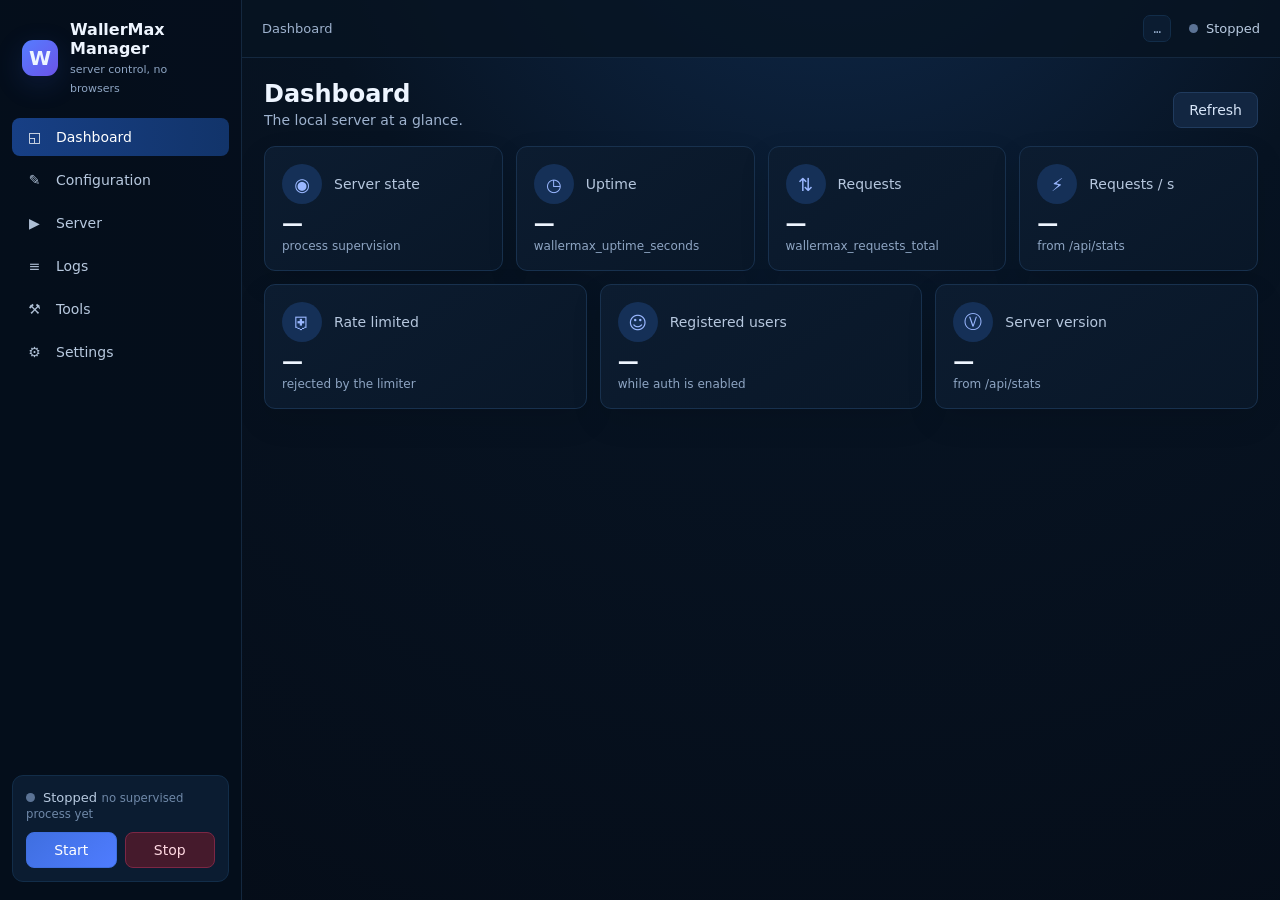
<file: manager/ui/index.html>
<!doctype html>
<html lang="en">
<head>
<meta charset="utf-8">
<meta name="viewport" content="width=device-width, initial-scale=1">
<title>WallerMax Manager</title>
<link rel="stylesheet" href="styles.css">
</head>
<body>
<div class="app">
  <aside class="sidebar">
    <div class="brand">
      <div class="logo">W</div>
      <div>WallerMax Manager<br><span class="sub">server control, no browsers</span></div>
    </div>

    <nav class="nav" id="nav">
      <button data-page="dashboard" class="active"><span class="ico">◱</span>Dashboard</button>
      <button data-page="configuration"><span class="ico">✎</span>Configuration</button>
      <button data-page="server"><span class="ico">▶</span>Server</button>
      <button data-page="logs"><span class="ico">≡</span>Logs</button>
      <button data-page="tools"><span class="ico">⚒</span>Tools</button>
      <button data-page="settings"><span class="ico">⚙</span>Settings</button>
    </nav>

    <div class="side-bottom">
      <div class="state-pill state-stopped" id="pill-side">
        <span class="dot"></span><span id="pill-text">Stopped</span>
      </div>
      <small id="pill-sub">no supervised process yet</small>
      <div class="side-actions">
        <button class="btn primary" id="btn-start-side">Start</button>
        <button class="btn danger" id="btn-stop-side">Stop</button>
      </div>
      <button class="btn small" id="btn-open-site-side" style="display:none; width:100%; margin-top:8px">Open website ↗</button>
    </div>
  </aside>

  <main>
    <header class="top">
      <span class="where" id="where">Dashboard</span>
      <div class="right">
        <span class="origin-chip mono" id="origin-chip">…</span>
        <span class="state-pill state-stopped" id="pill-top"><span class="dot"></span><span id="pill-text-top">Stopped</span></span>
      </div>
    </header>

    <div class="content">

      <!-- ================= dashboard ================= -->
      <section class="page active" id="page-dashboard">
        <div class="heading">
          <div><h1>Dashboard</h1><p>The local server at a glance.</p></div>
          <div style="display:flex; gap:10px">
            <button class="btn" id="btn-open-site" style="display:none">Open website ↗</button>
            <button class="btn" id="btn-refresh-dash">Refresh</button>
          </div>
        </div>
        <div class="banner" id="dash-notice" style="display:none"></div>
        <div class="banner error" id="dash-error" style="display:none"></div>
        <div class="banner error" id="dash-takeover" style="display:none"></div>

        <div class="grid4">
          <div class="card stat"><div class="stat-top"><span class="stat-icon">◉</span>Server state</div><h2 id="dash-state">—</h2><div class="trend" id="dash-state-sub">process supervision</div></div>
          <div class="card stat"><div class="stat-top"><span class="stat-icon">◷</span>Uptime</div><h2 id="dash-uptime">—</h2><div class="trend">wallermax_uptime_seconds</div></div>
          <div class="card stat"><div class="stat-top"><span class="stat-icon">⇅</span>Requests</div><h2 id="dash-requests">—</h2><div class="trend">wallermax_requests_total</div></div>
          <div class="card stat"><div class="stat-top"><span class="stat-icon">⚡</span>Requests / s</div><h2 id="dash-rps">—</h2><div class="trend">from /api/stats</div></div>
        </div>

        <div class="grid3">
          <div class="card stat"><div class="stat-top"><span class="stat-icon">⛨</span>Rate limited</div><h2 id="dash-limited">—</h2><div class="trend">rejected by the limiter</div></div>
          <div class="card stat"><div class="stat-top"><span class="stat-icon">☺</span>Registered users</div><h2 id="dash-users">—</h2><div class="trend">while auth is enabled</div></div>
          <div class="card stat"><div class="stat-top"><span class="stat-icon">Ⓥ</span>Server version</div><h2 id="dash-version">—</h2><div class="trend">from /api/stats</div></div>
        </div>
      </section>

      <!-- ================= configuration ================= -->
      <section class="page" id="page-configuration">
        <div class="heading">
          <div><h1>Configuration</h1><p>Layered TOML editing — validated by the server's real parser.</p></div>
          <div class="seg" id="file-seg">
            <button data-file="base" class="active">wallermax.toml</button>
            <button data-file="local">wallermax.local.toml</button>
          </div>
        </div>

        <div class="seg" id="mode-seg" style="margin-bottom:14px">
          <button data-mode="form" class="active">Form</button>
          <button data-mode="raw">Raw TOML</button>
        </div>

        <div class="card pad" id="config-form-wrap">
          <div class="form-grid" id="config-form"><!-- built by app.js --></div>
          <div style="margin-top:16px; display:flex; gap:10px; align-items:center">
            <button class="btn primary" id="btn-form-save">Save layer</button>
            <button class="btn" id="btn-config-validate">Validate pair</button>
            <span class="muted" style="font-size:12.5px">Empty fields keep or create the file's value; comments elsewhere are preserved.</span>
          </div>
        </div>

        <div class="card pad" id="config-raw-wrap" style="display:none">
          <textarea class="raw-editor mono" id="raw-editor" spellcheck="false" placeholder="# empty — saving an empty layer means &quot;all defaults&quot;"></textarea>
          <div style="margin-top:12px; display:flex; gap:10px; align-items:center">
            <button class="btn primary" id="btn-raw-save">Save layer</button>
            <button class="btn" id="btn-raw-reload">Reload</button>
            <span class="muted" id="raw-meta" style="font-size:12.5px"></span>
          </div>
        </div>

        <div class="banner" id="config-banner" style="display:none; margin-top:14px"></div>
      </section>

      <!-- ================= server ================= -->
      <section class="page" id="page-server">
        <div class="heading">
          <div><h1>Server</h1><p>The process, supervised by this manager.</p></div>
        </div>

        <div class="card pad">
          <h3>Process</h3>
          <dl class="kv">
            <dt>State</dt><dd id="srv-state">—</dd>
            <dt>PID</dt><dd id="srv-pid" class="mono">—</dd>
            <dt>Started</dt><dd id="srv-started">—</dd>
            <dt>Exit code</dt><dd id="srv-exit">—</dd>
          </dl>
          <div style="margin-top:16px; display:flex; gap:10px">
            <button class="btn primary" id="btn-start">Start server</button>
            <button class="btn danger" id="btn-stop">Stop server</button>
            <button class="btn" id="btn-refresh-status">Refresh</button>
          </div>
          <div class="banner" id="probe-banner" style="display:none; margin-top:14px"></div>
        </div>

        <div class="card pad" style="margin-top:13px">
          <h3>Recent output</h3>
          <div class="log-box" id="srv-log-preview"><span class="muted">no output captured yet — start the server or open Logs</span></div>
        </div>
      </section>

      <!-- ================= logs ================= -->
      <section class="page" id="page-logs">
        <div class="heading">
          <div><h1>Logs</h1><p>Captured stdout and stderr, in order, with a cursor — no duplicates, no gaps.</p></div>
        </div>
        <div class="log-toolbar">
          <input type="text" id="log-filter" placeholder="filter lines…">
          <label class="check"><input type="checkbox" id="log-autoscroll" checked> autoscroll</label>
          <label class="check"><input type="checkbox" id="log-show-err" checked> stderr</label>
          <label class="check"><input type="checkbox" id="log-show-out" checked> stdout</label>
          <button class="btn small" id="btn-log-clear">Clear view</button>
          <span class="muted" id="log-count" style="margin-left:auto">0 lines</span>
        </div>
        <div class="log-box" id="log-box"><span class="muted">nothing captured yet</span></div>
      </section>

      <!-- ================= tools ================= -->
      <section class="page" id="page-tools">
        <div class="heading">
          <div><h1>Tools</h1><p>Paths, validation and backups.</p></div>
        </div>

        <div class="banner" id="tools-notice" style="display:none"></div>

        <div class="card pad">
          <h3>Paths</h3>
          <dl class="kv">
            <dt>Manager settings</dt><dd class="mono" id="path-settings">—</dd>
            <dt>Configuration directory</dt><dd class="mono" id="path-configdir">—</dd>
            <dt>wallermax.toml</dt><dd class="mono" id="path-base">—</dd>
            <dt>wallermax.local.toml</dt><dd class="mono" id="path-local">—</dd>
          </dl>
          <div style="margin-top:14px; display:flex; gap:10px">
            <button class="btn" id="btn-open-folder">Open config folder</button>
            <button class="btn" id="btn-tools-validate">Validate pair on disk</button>
          </div>
        </div>

        <div class="card pad" style="margin-top:13px">
          <div style="display:flex; justify-content:space-between; align-items:center; margin-bottom:10px">
            <h3 style="margin:0">Backups</h3>
            <div class="seg" id="backup-seg">
              <button data-file="base" class="active">wallermax.toml</button>
              <button data-file="local">wallermax.local.toml</button>
            </div>
          </div>
          <table class="list">
            <thead><tr><th>File</th><th>Size</th><th>Modified</th><th></th></tr></thead>
            <tbody id="backup-rows"><tr><td colspan="4" class="muted">no backups yet — every save keeps one</td></tr></tbody>
          </table>
        </div>
      </section>

      <!-- ================= settings ================= -->
      <section class="page" id="page-settings">
        <div class="heading">
          <div><h1>Settings</h1><p>The manager's own configuration — stored as JSON, applied immediately.</p></div>
        </div>

        <div class="card pad">
          <div class="form-grid">
            <div class="field wide">
              <label>Server command <code>— program plus arguments, no shell syntax; point at the binary itself, not at cargo run</code></label>
              <input type="text" id="set-command" placeholder="C:\wallermax\target\release\wallermax-server.exe">
            </div>
            <div class="field">
              <label>Working directory <code>— empty: the configuration directory</code></label>
              <input type="text" id="set-workdir" placeholder="">
            </div>
            <div class="field">
              <label>Configuration directory <code>— empty: search upward for wallermax.toml</code></label>
              <input type="text" id="set-configdir" placeholder="">
            </div>
            <div class="field">
              <label>Origin <code>— health, metrics and stats derive from it; https:// for a TLS server</code></label>
              <input type="text" id="set-origin" placeholder="http://127.0.0.1:8080">
              <div class="muted" id="origin-hint" style="display:none; font-size:12.5px; margin-top:6px">
                <span id="origin-hint-text">—</span>
                <button class="btn small" id="btn-use-origin" type="button">Use this origin</button>
              </div>
            </div>
            <div class="field">
              <label>Site URL <code>— the website the Open-website button opens in the browser; empty: the origin</code></label>
              <input type="text" id="set-site" placeholder="https://localhost">
            </div>
            <div class="field">
              <label>Health path</label><input type="text" id="set-health" placeholder="/health">
            </div>
            <div class="field">
              <label>Metrics path</label><input type="text" id="set-metrics" placeholder="/metrics">
            </div>
            <div class="field">
              <label>Stats path</label><input type="text" id="set-stats" placeholder="/api/stats">
            </div>
            <div class="field">
              <label>Boot probe window (ms)</label><input type="number" id="set-probe" min="1" placeholder="4000">
            </div>
            <div class="field">
              <label>Stop grace (ms)</label><input type="number" id="set-grace" min="1" placeholder="5000">
            </div>
          </div>
          <div style="margin-top:16px">
            <button class="btn primary" id="btn-settings-save">Save settings</button>
            <span class="muted" style="font-size:12.5px">Stored at <span class="mono" id="settings-path-label">…</span></span>
          </div>
        </div>
      </section>

    </div>
  </main>
</div>

<div id="toasts"></div>

<!-- The centered transition state, shown by app.js from a button press
     until the manager reflects the change (start, stop, saves…). -->
<div class="busy" id="busy" style="display:none" role="status" aria-live="polite">
  <div class="busy-box">
    <div class="busy-spinner" aria-hidden="true"></div>
    <div class="busy-text" id="busy-text">Working…</div>
  </div>
</div>

<script src="app.js"></script>
</body>
</html>
</file>
<file: manager/ui/styles.css>
/* wallermax-manager — dark theme, the prototype's visual language:
   deep navy panels on a radial night-blue gradient, one blue accent. */

:root {
  --bg: #06101e;
  --panel: #0b1a2d;
  --panel2: #0e2138;
  --line: #18314e;
  --text: #eef5ff;
  --muted: #8ea5c3;
  --blue: #4f7cff;
  --blue2: #6c5cff;
  --green: #28df98;
  --red: #ef476f;
  --amber: #f5b942;
}

* { box-sizing: border-box; }

html, body { height: 100%; }

body {
  margin: 0;
  background: radial-gradient(circle at 65% -20%, #102c50 0, #071322 40%, #050c17 100%);
  color: var(--text);
  font: 14px Inter, ui-sans-serif, system-ui, -apple-system, "Segoe UI", sans-serif;
  overflow: hidden;
}

button, input, select, textarea { font: inherit; color: inherit; }
button { cursor: pointer; }

.app { display: grid; grid-template-columns: 242px 1fr; height: 100vh; }

/* ----- sidebar --------------------------------------------------------- */

.sidebar {
  border-right: 1px solid #14283f;
  background: rgba(5, 15, 28, .92);
  padding: 18px 12px;
  display: flex;
  flex-direction: column;
  min-height: 0;
}

.brand { display: flex; align-items: center; gap: 12px; padding: 2px 10px 22px; font-weight: 700; font-size: 16px; }
.logo {
  width: 36px; height: 36px; border-radius: 11px; flex: none;
  background: linear-gradient(135deg, #557dff, #6b53e8);
  display: grid; place-items: center;
  font-size: 20px; font-weight: 900;
  box-shadow: 0 8px 28px #3155c633;
}
.brand .sub { font-size: 11px; color: var(--muted); font-weight: 400; }

.nav { display: grid; gap: 5px; }
.nav button {
  border: 0; background: transparent; color: #b8c9df; text-align: left;
  padding: 11px 13px; border-radius: 8px; display: flex; gap: 12px; align-items: center;
}
.nav button:hover, .nav button.active { background: linear-gradient(90deg, #173f85, #12346a); color: #fff; }
.ico { width: 19px; text-align: center; opacity: .95; }

.side-bottom { margin-top: auto; background: #0b1c31; border: 1px solid #122d49; border-radius: 11px; padding: 13px; }
.side-bottom strong { display: block; margin-bottom: 2px; }
.side-bottom small { color: #6f88a8; }
.side-actions { display: grid; grid-template-columns: 1fr 1fr; gap: 8px; margin-top: 11px; }

/* ----- main column ------------------------------------------------------ */

main { min-width: 0; display: flex; flex-direction: column; min-height: 0; }

.top {
  height: 58px; flex: none; border-bottom: 1px solid #14283f;
  display: flex; align-items: center; justify-content: space-between;
  padding: 0 20px; gap: 20px; background: #071321cc;
}
.top .where { color: #9eb2ce; font-size: 13px; }
.top .right { display: flex; align-items: center; gap: 18px; }
.origin-chip { color: var(--muted); font-size: 12px; background: #0b1c31; border: 1px solid #122d49; padding: 5px 9px; border-radius: 7px; }

.state-pill { display: inline-flex; align-items: center; gap: 8px; font-size: 13px; color: #b9cbe1; }
.dot { width: 9px; height: 9px; border-radius: 50%; background: var(--muted); flex: none; }
.state-running .dot { background: var(--green); box-shadow: 0 0 12px #28df98; }
.state-exited .dot { background: var(--red); box-shadow: 0 0 12px #ef476f88; }
.state-stopped .dot { background: #5b7395; }

.content { padding: 22px 22px 30px; overflow-y: auto; min-height: 0; flex: 1; }

.heading { display: flex; justify-content: space-between; align-items: flex-end; margin-bottom: 18px; gap: 16px; flex-wrap: wrap; }
.heading h1 { margin: 0 0 4px; font-size: 24px; }
.heading p { margin: 0; color: #9eb2ce; }

/* ----- shared bits ------------------------------------------------------ */

.card {
  background: linear-gradient(145deg, #0c1c30, #091728);
  border: 1px solid var(--line);
  border-radius: 11px;
  box-shadow: 0 12px 32px #00000018;
}
.card h3 { margin: 0 0 12px; font-size: 13px; text-transform: uppercase; letter-spacing: .06em; color: #9db1d0; }
.card .pad { padding: 16px 17px; }

.btn {
  border: 1px solid #203b5e; background: #122641; color: #d7e5f8;
  border-radius: 8px; padding: 9px 15px;
}
.btn:hover { border-color: #2c4d7c; }
.btn:disabled { opacity: .45; cursor: not-allowed; }
.btn.primary { background: linear-gradient(135deg, #3f6fe0, #4f7cff); border-color: #3f6fe0; color: #fff; }
.btn.primary:hover { filter: brightness(1.1); }
.btn.danger { background: #451a2c; border-color: #7c2745; color: #ffd9e2; }
.btn.ghost { background: transparent; }
.btn.small { padding: 5px 10px; font-size: 12.5px; border-radius: 7px; }

.banner {
  border: 1px solid #4a3a17; background: #2b2008; color: #ffd88a;
  border-radius: 9px; padding: 11px 14px; margin-bottom: 14px; font-size: 13px;
  white-space: pre-wrap; overflow-wrap: anywhere;
}
.banner.error { border-color: #7c2745; background: #2c0f1c; color: #ffc9d5; }
.banner.ok { border-color: #1c5c40; background: #0a261b; color: #b8f3d9; }

/* The takeover button rides inside its banner, below the diagnosis. */
.banner .btn { margin-top: 10px; }

.muted { color: var(--muted); }
.green { color: var(--green); }
.red { color: var(--red); }
.mono { font-family: ui-monospace, "Cascadia Mono", Consolas, Menlo, monospace; font-size: 12.5px; }

/* ----- dashboard -------------------------------------------------------- */

.grid4 { display: grid; grid-template-columns: repeat(4, 1fr); gap: 13px; }
.grid3 { display: grid; grid-template-columns: repeat(3, 1fr); gap: 13px; margin-top: 13px; }

.stat { padding: 17px; min-height: 112px; }
.stat-top { display: flex; align-items: center; gap: 12px; color: #b6c7de; }
.stat-icon { width: 40px; height: 40px; border-radius: 50%; display: grid; place-items: center; background: #153057; color: #9ab7ff; font-size: 18px; flex: none; }
.stat h2 { font-size: 21px; margin: 8px 0 3px; }
.trend { font-size: 12px; color: var(--muted); }

/* ----- configuration --------------------------------------------------- */

.seg { display: inline-flex; border: 1px solid #203b5e; border-radius: 9px; overflow: hidden; }
.seg button { border: 0; background: #0d1e35; color: #b8c9df; padding: 8px 16px; }
.seg button.active { background: #173f85; color: #fff; }

.form-grid { display: grid; grid-template-columns: repeat(2, 1fr); gap: 13px 18px; }
.field label { display: block; margin-bottom: 6px; color: #b6c7de; font-size: 12.5px; }
.field label code { color: #7f9dc4; font-size: 11px; }
.field input, .field select {
  width: 100%; background: #081524; border: 1px solid #1d3a5f; border-radius: 8px;
  padding: 9px 11px; color: var(--text);
}
.field input:focus, .field select:focus { outline: 1px solid var(--blue); }
.checks { display: grid; grid-template-columns: repeat(3, 1fr); gap: 9px 14px; margin: 4px 0 2px; }
.check { display: flex; align-items: center; gap: 9px; background: #0a1930; border: 1px solid #16305411; border-radius: 8px; padding: 9px 11px; color: #c3d4e9; }
.check input { accent-color: var(--blue); }
.wide { grid-column: 1 / -1; }

.raw-editor {
  width: 100%; min-height: 46vh; resize: vertical;
  background: #081524; color: #d9e7f8; border: 1px solid #1d3a5f; border-radius: 9px;
  padding: 13px; line-height: 1.55; white-space: pre;
}

/* ----- server ----------------------------------------------------------- */

.kv { display: grid; grid-template-columns: 190px 1fr; gap: 8px 16px; font-size: 13.5px; }
.kv dt { color: var(--muted); margin: 0; }
.kv dd { margin: 0; }

/* ----- logs ------------------------------------------------------------- */

.log-toolbar { display: flex; gap: 10px; align-items: center; margin-bottom: 11px; flex-wrap: wrap; }
.log-toolbar input[type="text"] { background: #081524; border: 1px solid #1d3a5f; border-radius: 8px; padding: 8px 11px; width: 260px; }
.log-box {
  background: #050e1a; border: 1px solid #14283f; border-radius: 10px;
  padding: 12px 14px; height: calc(100vh - 300px); overflow-y: auto;
  font-family: ui-monospace, "Cascadia Mono", Consolas, Menlo, monospace; font-size: 12.5px; line-height: 1.6;
}
.log-line { display: flex; gap: 10px; }
.log-line .stream { flex: none; width: 34px; text-align: center; border-radius: 4px; font-size: 10.5px; padding: 1px 0; margin-top: 2px; }
.log-line.out .stream { background: #11305511; color: #6fa3e8; }
.log-line.err .stream { background: #3d1024; color: #ff8fa9; }
.log-line .seq { color: #3d5a80; flex: none; min-width: 52px; text-align: right; }
.log-line .text { white-space: pre-wrap; word-break: break-all; }

/* ANSI SGR classes — the server's console colours, painted by ansiToHtml().
 * The palette follows the app's tokens (greens, ambers, blues) so a log
 * line reads like a terminal without breaking the dark theme. */
.ansi-bold { font-weight: 600; }
.ansi-dim { opacity: .55; }
.ansi-italic { font-style: italic; }
.ansi-underline { text-decoration: underline; }
.ansi-black { color: #5c7191; } /* literal black would vanish on the dark panels */
.ansi-red { color: #ff7b93; }
.ansi-green { color: #3ddc97; }
.ansi-yellow { color: #f5b942; }
.ansi-blue { color: #6fa3e8; }
.ansi-magenta { color: #d087e8; }
.ansi-cyan { color: #5fd4e6; }
.ansi-white { color: #eef5ff; }
.ansi-bright-black { color: #8ea5c3; }
.ansi-bright-red { color: #ff8fa9; }
.ansi-bright-green { color: #6cf0b6; }
.ansi-bright-yellow { color: #ffd166; }
.ansi-bright-blue { color: #8ab8ff; }
.ansi-bright-magenta { color: #e6a3f2; }
.ansi-bright-cyan { color: #8ce6f5; }
.ansi-bright-white { color: #ffffff; }

/* ----- tables ----------------------------------------------------------- */

table.list { width: 100%; border-collapse: collapse; font-size: 13px; }
table.list th { text-align: left; color: #8ea5c3; font-weight: 500; padding: 8px 10px; border-bottom: 1px solid var(--line); }
table.list td { padding: 9px 10px; border-bottom: 1px solid #10233c; }
table.list tr:last-child td { border-bottom: 0; }

/* ----- toasts ----------------------------------------------------------- */

#toasts { position: fixed; right: 18px; bottom: 18px; display: grid; gap: 9px; z-index: 50; max-width: 430px; }
.toast { border-radius: 10px; padding: 12px 15px; font-size: 13px; border: 1px solid #203b5e; background: #0d2038f2; box-shadow: 0 14px 34px #00000055; }
.toast.error { border-color: #7c2745; background: #2c0f1cf2; color: #ffd9e2; }
.toast.ok { border-color: #1c5c40; background: #0a261bf2; color: #c4f4de; }

/* ----- busy overlay ----------------------------------------------------- */

/* The centered transition state: from the button press until the change
   is reflected. Revealed by JS after a short delay (fast actions never
   flash it); the backdrop also swallows stray clicks while it is up. */
.busy {
  position: fixed; inset: 0; z-index: 40;
  display: grid; place-items: center;
  background: rgba(4, 10, 20, .58);
  backdrop-filter: blur(3px);
  animation: busy-fade .16s ease-out;
}
@keyframes busy-fade { from { opacity: 0; } }

.busy-box {
  display: grid; justify-items: center; gap: 15px;
  padding: 28px 38px; border-radius: 15px;
  background: #0b1a2df5; border: 1px solid #1d3a5f;
  box-shadow: 0 24px 70px #000000b0;
}
.busy-text { color: #c8d9ef; font-size: 13.5px; }

/* Two counter-rotating rings in the app's own accents: blue→violet for
   the work under way, a green spark for the change landing. The gentle
   per-turn easing keeps it alive instead of metronomic. */
.busy-spinner { position: relative; width: 46px; height: 46px; }
.busy-spinner::before, .busy-spinner::after {
  content: ""; position: absolute; border-radius: 50%;
  border-style: solid; border-color: transparent;
}
.busy-spinner::before {
  inset: 0; border-width: 3px;
  border-top-color: var(--blue); border-right-color: var(--blue2);
  animation: busy-spin .9s cubic-bezier(.55, .2, .45, .8) infinite;
}
.busy-spinner::after {
  inset: 10px; border-width: 2px;
  border-bottom-color: var(--green);
  animation: busy-spin .9s cubic-bezier(.45, .2, .55, .8) infinite reverse;
}
@keyframes busy-spin { to { transform: rotate(360deg); } }

/* Motion-sensitive setups keep the feedback without the spinning. */
@media (prefers-reduced-motion: reduce) {
  .busy { animation: none; }
  .busy-spinner::before, .busy-spinner::after {
    animation: busy-pulse 1.1s ease-in-out infinite;
  }
  .busy-spinner::after { animation-delay: .55s; }
}
@keyframes busy-pulse { 50% { opacity: .25; } }

/* ----- sections --------------------------------------------------------- */

section.page { display: none; }
section.page.active { display: block; }
</file>
